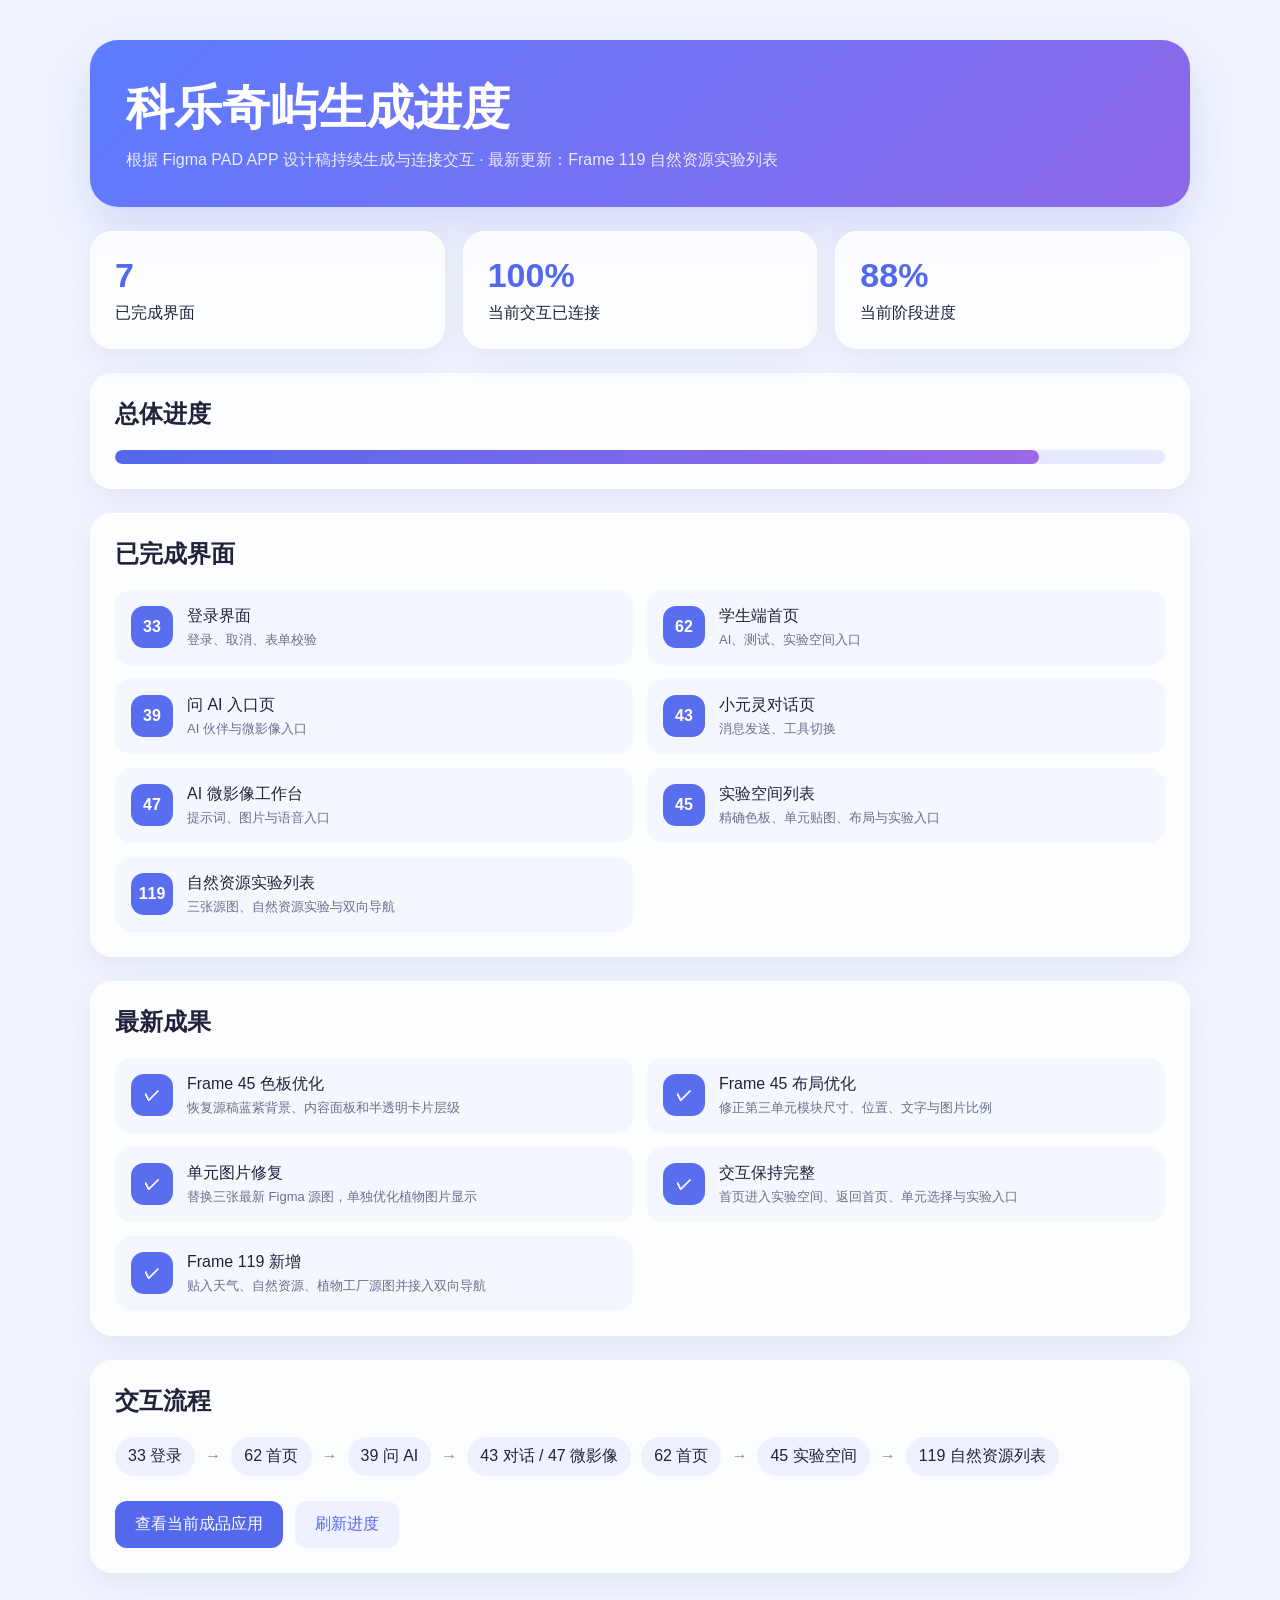
<file: progress.html>
<!doctype html>
<html lang="zh-CN">
  <head>
    <meta charset="UTF-8" />
    <meta name="viewport" content="width=device-width, initial-scale=1.0" />
    <title>科乐奇屿前端生成进度</title>
    <style>
      * { box-sizing: border-box; }
      body { margin: 0; font-family: "PingFang SC", "Microsoft YaHei", sans-serif; color: #20243a; background: #f1f5ff; }
      main { width: min(1100px, calc(100% - 32px)); margin: 40px auto; }
      header { padding: 36px; border-radius: 28px; color: #fff; background: linear-gradient(135deg, #5c7cff, #8d68e8); box-shadow: 0 20px 50px #596ad733; }
      h1 { margin: 0 0 10px; font-size: clamp(28px, 5vw, 48px); }
      header p { margin: 0; opacity: .86; }
      .summary { display: grid; grid-template-columns: repeat(3, 1fr); gap: 18px; margin: 24px 0; }
      .metric, .panel { padding: 24px; border: 1px solid #fff; border-radius: 22px; background: #ffffffcc; box-shadow: 0 12px 30px #52628a18; }
      .metric strong { display: block; margin-bottom: 8px; font-size: 34px; color: #5368ed; }
      .panel { margin-bottom: 24px; }
      h2 { margin-top: 0; }
      .progress { height: 14px; overflow: hidden; border-radius: 999px; background: #e6eaff; }
      .progress i { display: block; width: 75%; height: 100%; border-radius: inherit; background: linear-gradient(90deg, #5368ed, #9b68e9); }
      .screens { display: grid; grid-template-columns: repeat(2, 1fr); gap: 14px; }
      .screen { display: flex; align-items: center; gap: 14px; padding: 16px; border-radius: 16px; background: #f5f7ff; }
      .screen b { display: grid; place-items: center; width: 42px; height: 42px; flex: 0 0 42px; border-radius: 13px; color: #fff; background: #596eee; }
      .screen span { display: block; color: #68708c; font-size: 13px; margin-top: 4px; }
      .flow { display: flex; flex-wrap: wrap; gap: 10px; align-items: center; }
      .flow span { padding: 9px 13px; border-radius: 999px; background: #eef1ff; }
      .flow i { color: #7985bd; font-style: normal; }
      .actions { display: flex; gap: 12px; margin-top: 25px; }
      a { display: inline-block; padding: 13px 20px; border-radius: 12px; color: #fff; text-decoration: none; background: #5368ed; }
      a.secondary { color: #5368ed; background: #eef1ff; }
      @media (max-width: 700px) { .summary, .screens { grid-template-columns: 1fr; } header { padding: 26px; } }
    </style>
  </head>
  <body>
    <main>
      <header>
        <h1>科乐奇屿生成进度</h1>
        <p>根据 Figma PAD APP 设计稿持续生成与连接交互 · 最新更新：Frame 119 自然资源实验列表</p>
      </header>

      <section class="summary">
        <article class="metric"><strong>7</strong>已完成界面</article>
        <article class="metric"><strong>100%</strong>当前交互已连接</article>
        <article class="metric"><strong>88%</strong>当前阶段进度</article>
      </section>

      <section class="panel">
        <h2>总体进度</h2>
        <div class="progress"><i style="width: 88%"></i></div>
      </section>

      <section class="panel">
        <h2>已完成界面</h2>
        <div class="screens">
          <article class="screen"><b>33</b><div>登录界面<span>登录、取消、表单校验</span></div></article>
          <article class="screen"><b>62</b><div>学生端首页<span>AI、测试、实验空间入口</span></div></article>
          <article class="screen"><b>39</b><div>问 AI 入口页<span>AI 伙伴与微影像入口</span></div></article>
          <article class="screen"><b>43</b><div>小元灵对话页<span>消息发送、工具切换</span></div></article>
          <article class="screen"><b>47</b><div>AI 微影像工作台<span>提示词、图片与语音入口</span></div></article>
          <article class="screen"><b>45</b><div>实验空间列表<span>精确色板、单元贴图、布局与实验入口</span></div></article>
          <article class="screen"><b>119</b><div>自然资源实验列表<span>三张源图、自然资源实验与双向导航</span></div></article>
        </div>
      </section>

      <section class="panel">
        <h2>最新成果</h2>
        <div class="screens">
          <article class="screen"><b>✓</b><div>Frame 45 色板优化<span>恢复源稿蓝紫背景、内容面板和半透明卡片层级</span></div></article>
          <article class="screen"><b>✓</b><div>Frame 45 布局优化<span>修正第三单元模块尺寸、位置、文字与图片比例</span></div></article>
          <article class="screen"><b>✓</b><div>单元图片修复<span>替换三张最新 Figma 源图，单独优化植物图片显示</span></div></article>
          <article class="screen"><b>✓</b><div>交互保持完整<span>首页进入实验空间、返回首页、单元选择与实验入口</span></div></article>
          <article class="screen"><b>✓</b><div>Frame 119 新增<span>贴入天气、自然资源、植物工厂源图并接入双向导航</span></div></article>
        </div>
      </section>

      <section class="panel">
        <h2>交互流程</h2>
        <div class="flow">
          <span>33 登录</span><i>→</i><span>62 首页</span><i>→</i><span>39 问 AI</span><i>→</i><span>43 对话 / 47 微影像</span>
          <span>62 首页</span><i>→</i><span>45 实验空间</span><i>→</i><span>119 自然资源列表</span>
        </div>
        <div class="actions">
          <a href="./index.html">查看当前成品应用</a>
          <a class="secondary" href="./progress.html">刷新进度</a>
        </div>
      </section>
    </main>
  </body>
</html>
</file>
